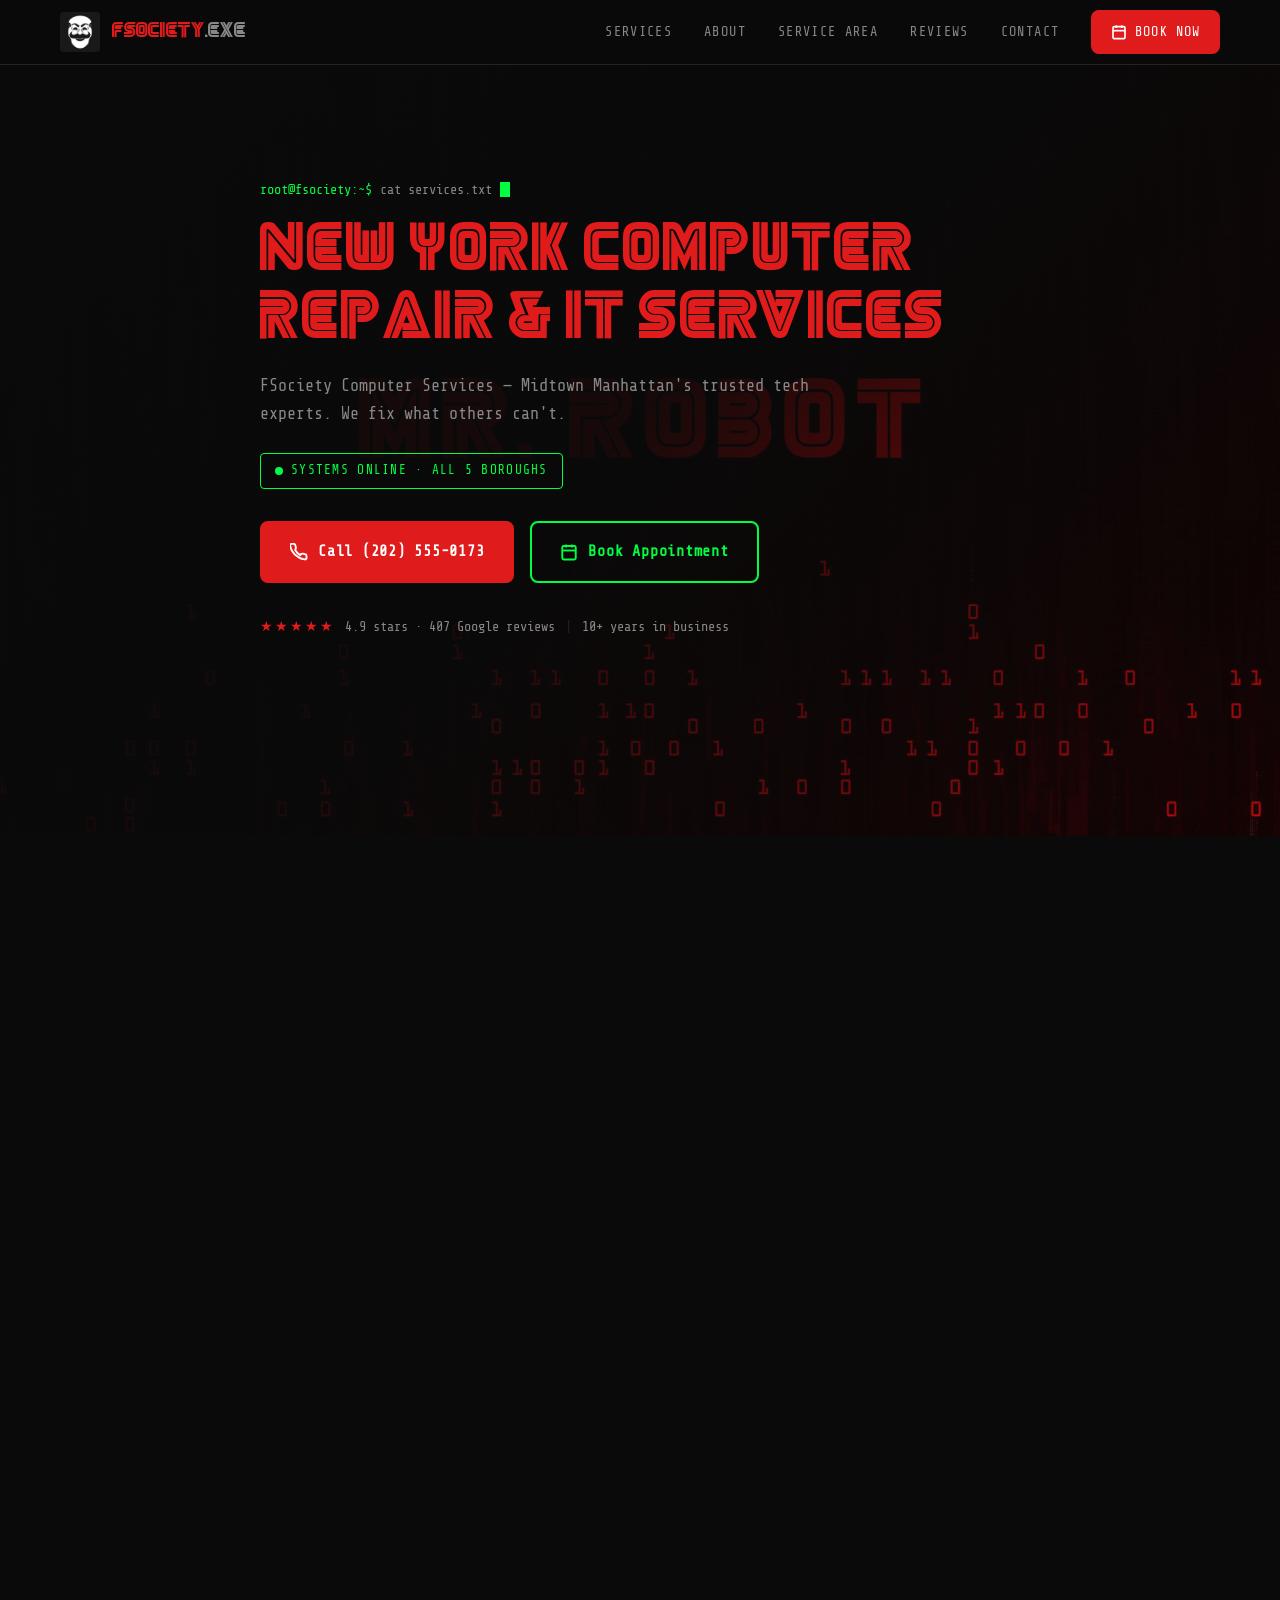
<file: index.html>
<!DOCTYPE html>
<html lang="en">
<head>
<meta charset="UTF-8">
<meta name="viewport" content="width=device-width, initial-scale=1">
<title>New York Computer Repair & IT Services | FSociety Computer Services</title>
<meta name="description" content="FSociety Computer Services offers expert PC repair, custom PC building, and IT support in New York, NY. Serving all 5 NYC boroughs since 2015. Call (202) 555-0173.">
<link rel="canonical" href="https://notplatypus.github.io/fsociety/">
<link rel="icon" href="favicon.ico">
<link rel="apple-touch-icon" href="apple-touch-icon.png">
<meta property="og:title" content="FSociety Computer Services — New York Computer Repair & IT Services">
<meta property="og:description" content="Expert PC repair, custom builds, and IT consulting in NYC. All 5 boroughs. 4.9 ★ · 407 reviews.">
<meta property="og:url" content="https://notplatypus.github.io/fsociety/">
<meta property="og:type" content="website">
<meta name="theme-color" content="#0A0A0A">

<!-- Google Fonts preconnect -->
<link rel="preconnect" href="https://fonts.googleapis.com">
<link rel="preconnect" href="https://fonts.gstatic.com" crossorigin>
<link rel="preload" as="style" href="https://fonts.googleapis.com/css2?family=Share+Tech+Mono&display=swap" onload="this.onload=null;this.rel='stylesheet'">
<noscript><link rel="stylesheet" href="https://fonts.googleapis.com/css2?family=Share+Tech+Mono&display=swap"></noscript>

<!-- Critical CSS -->
<style>
@font-face{font-family:'MrRobot';src:url('fonts/mr_robot.ttf') format('truetype');font-display:swap;font-weight:400 900;}
:root{--bg:#0A0A0A;--surface:#111111;--surface-2:#1A1A1A;--text:#FFFFFF;--text-muted:#888888;--primary:#E01B1B;--primary-dark:#B01515;--green:#00FF41;--border:#222222;--radius:8px;--font-mono:'Share Tech Mono','Courier New',monospace;--font-heading:'MrRobot','Share Tech Mono','Courier New',monospace;}
*,*::before,*::after{box-sizing:border-box;margin:0;padding:0;}
html{scroll-behavior:smooth;-webkit-overflow-scrolling:touch;}
body{background:var(--bg);color:var(--text);font-family:var(--font-mono);font-size:17px;line-height:1.7;-webkit-font-smoothing:antialiased;-moz-osx-font-smoothing:grayscale;overflow-x:hidden;}
h1,h2,h3,h4{font-family:var(--font-heading);line-height:1.2;letter-spacing:0.02em;}
h1{font-size:clamp(2rem,5vw,3.5rem);color:var(--primary);}
h2{font-size:clamp(1.6rem,3.5vw,2.4rem);color:var(--primary);}
h3{font-size:1.2rem;color:var(--text);}
a{color:inherit;text-decoration:none;}
img{display:block;max-width:100%;}
.container{max-width:1200px;margin:0 auto;padding:0 20px;}
/* HEADER */
header{position:fixed;top:0;left:0;right:0;z-index:100;background:rgba(10,10,10,0.95);border-bottom:1px solid var(--border);transition:border-color 0.3s;}
header.scrolled{border-bottom-color:var(--primary);}
.header-inner{display:flex;align-items:center;justify-content:space-between;height:64px;padding:0 20px;max-width:1200px;margin:0 auto;}
.nav-logo{display:flex;align-items:center;gap:12px;font-family:var(--font-heading);font-size:1.1rem;color:var(--primary);}
.nav-logo img{width:40px;height:40px;border-radius:4px;}
.nav-logo span{display:none;}
@media(min-width:480px){.nav-logo span{display:inline;}}
nav{display:none;}
@media(min-width:900px){nav{display:flex;align-items:center;gap:32px;}}
nav a{font-size:0.85rem;color:var(--text-muted);transition:color 0.2s;text-transform:uppercase;letter-spacing:0.1em;}
nav a:hover{color:var(--green);}
.nav-cta{display:none;}
@media(min-width:900px){.nav-cta{display:inline-flex;align-items:center;gap:8px;background:var(--primary);color:#fff;padding:10px 20px;border-radius:var(--radius);font-size:0.85rem;text-transform:uppercase;letter-spacing:0.08em;transition:background 0.2s;-webkit-tap-highlight-color:transparent;touch-action:manipulation;}}
.nav-cta:hover{background:var(--primary-dark);}
.hamburger{background:none;border:1px solid var(--border);color:var(--text);padding:8px;border-radius:4px;cursor:pointer;display:flex;align-items:center;justify-content:center;min-width:44px;min-height:44px;-webkit-tap-highlight-color:transparent;touch-action:manipulation;}
@media(min-width:900px){.hamburger{display:none;}}
.mobile-menu{display:none;position:fixed;top:64px;left:0;right:0;bottom:0;background:var(--bg);z-index:99;padding:32px 20px;border-top:1px solid var(--primary);}
.mobile-menu.open{display:flex;flex-direction:column;gap:24px;}
.mobile-menu a{font-size:1.2rem;color:var(--text);border-bottom:1px solid var(--border);padding-bottom:16px;text-transform:uppercase;letter-spacing:0.1em;}
.mobile-menu a:last-child{border-bottom:none;color:var(--primary);}
/* HERO */
.hero{position:relative;min-height:100svh;min-height:calc(100vh - 64px);display:flex;align-items:center;justify-content:center;padding:80px 20px 100px;overflow:hidden;}
.hero-bg{position:absolute;inset:0;z-index:0;}
.hero-bg img{width:100%;height:100%;object-fit:cover;object-position:center;}
.hero-overlay{position:absolute;inset:0;z-index:1;background:linear-gradient(135deg,rgba(10,10,10,0.97) 0%,rgba(10,10,10,0.92) 50%,rgba(224,27,27,0.08) 100%);}
.hero-content{position:relative;z-index:2;text-align:left;max-width:800px;width:100%;}
.terminal-line{font-size:0.85rem;color:var(--text-muted);margin-bottom:16px;display:flex;align-items:center;gap:8px;flex-wrap:wrap;}
.green{color:var(--green);}
.cursor{display:inline-block;width:10px;height:1.1em;background:var(--green);vertical-align:text-bottom;animation:blink 1s step-end infinite;}
@keyframes blink{0%,100%{opacity:1;}50%{opacity:0;}}
.hero-content h1{margin-bottom:20px;}
.hero-tagline{font-size:1.05rem;color:var(--text-muted);margin-bottom:24px;max-width:560px;}
.hero-status{margin-bottom:32px;}
.status-badge{display:inline-flex;align-items:center;gap:8px;border:1px solid var(--green);color:var(--green);padding:6px 14px;border-radius:4px;font-size:0.8rem;text-transform:uppercase;letter-spacing:0.1em;}
.status-dot{width:8px;height:8px;background:var(--green);border-radius:50%;animation:pulse 2s ease infinite;}
@keyframes pulse{0%,100%{opacity:1;transform:scale(1);}50%{opacity:0.5;transform:scale(0.8);}}
.hero-cta{display:flex;flex-wrap:wrap;gap:16px;margin-bottom:32px;}
.btn{display:inline-flex;align-items:center;gap:10px;padding:16px 28px;border-radius:var(--radius);font-family:var(--font-mono);font-size:0.95rem;font-weight:700;letter-spacing:0.05em;cursor:pointer;transition:all 0.2s;min-height:52px;-webkit-tap-highlight-color:transparent;touch-action:manipulation;border:2px solid transparent;}
.btn-primary{background:var(--primary);color:#fff;border-color:var(--primary);}
.btn-primary:hover{background:var(--primary-dark);border-color:var(--primary-dark);transform:translateY(-2px);}
.btn-outline{background:transparent;color:var(--green);border-color:var(--green);}
.btn-outline:hover{background:rgba(0,255,65,0.08);transform:translateY(-2px);}
.hero-rating{display:flex;align-items:center;gap:10px;font-size:0.85rem;color:var(--text-muted);}
.stars{color:var(--primary);letter-spacing:2px;}
</style>

<!-- Deferred non-critical CSS -->
<link rel="preload" as="style" href="style.css" onload="this.onload=null;this.rel='stylesheet'">
<noscript><link rel="stylesheet" href="style.css"></noscript>

<!-- JSON-LD Schema -->
<script type="application/ld+json">
{
  "@context": "https://schema.org",
  "@type": "LocalBusiness",
  "name": "FSociety Computer Services",
  "description": "Expert PC repair, custom PC building, IT consulting, and tech support in New York, NY. Serving all 5 NYC boroughs.",
  "telephone": "(202) 555-0173",
  "email": "mastermind407.fsociety@gmail.com",
  "url": "https://notplatypus.github.io/fsociety/",
  "address": {
    "@type": "PostalAddress",
    "streetAddress": "701 Lexington Avenue",
    "addressLocality": "New York",
    "addressRegion": "NY",
    "postalCode": "10022",
    "addressCountry": "US"
  },
  "geo": {
    "@type": "GeoCoordinates",
    "latitude": 40.7616,
    "longitude": -73.9680
  },
  "openingHoursSpecification": [
    {"@type":"OpeningHoursSpecification","dayOfWeek":["Monday","Tuesday","Wednesday","Thursday","Friday"],"opens":"09:00","closes":"19:00"}
  ],
  "aggregateRating": {
    "@type": "AggregateRating",
    "ratingValue": "4.9",
    "reviewCount": "407",
    "bestRating": "5"
  },
  "areaServed": [
    {"@type":"City","name":"Manhattan"},
    {"@type":"City","name":"Brooklyn"},
    {"@type":"City","name":"Queens"},
    {"@type":"City","name":"The Bronx"},
    {"@type":"City","name":"Staten Island"}
  ],
  "priceRange": "$$",
  "foundingDate": "2015",
  "hasMap": "https://maps.google.com/maps?q=701+Lexington+Avenue,+New+York,+NY+10022"
}
</script>
</head>
<body>

<!-- HEADER -->
<header id="header">
  <div class="header-inner">
    <a href="https://notplatypus.github.io/fsociety/" class="nav-logo" aria-label="FSociety Computer Services home">
      <img src="android-chrome-192x192.png" alt="FSociety logo" width="40" height="40">
      <span>FSociety<span style="color:var(--text-muted);">.exe</span></span>
    </a>
    <nav aria-label="Main navigation">
      <a href="#services">Services</a>
      <a href="#about">About</a>
      <a href="#area">Service Area</a>
      <a href="#reviews">Reviews</a>
      <a href="#contact">Contact</a>
      <a href="https://fsociety-backend.onrender.com/booking.html" class="nav-cta" target="_blank" rel="noopener">
        <svg width="16" height="16" viewBox="0 0 24 24" fill="none" stroke="currentColor" stroke-width="2.5" aria-hidden="true"><rect x="3" y="4" width="18" height="18" rx="2"/><line x1="16" y1="2" x2="16" y2="6"/><line x1="8" y1="2" x2="8" y2="6"/><line x1="3" y1="10" x2="21" y2="10"/></svg>
        Book Now
      </a>
    </nav>
    <button class="hamburger" id="hamburger" aria-expanded="false" aria-controls="mobile-menu" aria-label="Open menu">
      <svg width="22" height="22" viewBox="0 0 24 24" fill="none" stroke="currentColor" stroke-width="2.5" aria-hidden="true"><line x1="3" y1="6" x2="21" y2="6"/><line x1="3" y1="12" x2="21" y2="12"/><line x1="3" y1="18" x2="21" y2="18"/></svg>
    </button>
  </div>
</header>

<!-- MOBILE MENU -->
<nav class="mobile-menu" id="mobile-menu" aria-label="Mobile navigation">
  <a href="#services" class="mobile-nav-link">Services</a>
  <a href="#about" class="mobile-nav-link">About</a>
  <a href="#area" class="mobile-nav-link">Service Area</a>
  <a href="#reviews" class="mobile-nav-link">Reviews</a>
  <a href="#contact" class="mobile-nav-link">Contact</a>
  <a href="https://fsociety-backend.onrender.com/booking.html" target="_blank" rel="noopener">Book Appointment →</a>
</nav>

<!-- HERO -->
<section class="hero" id="home">
  <div class="hero-bg">
    <img src="pictures/placeholder.webp" alt="FSociety Computer Services workspace in New York" width="1920" height="1080" loading="eager" fetchpriority="high">
  </div>
  <div class="hero-overlay"></div>
  <div class="container hero-content">
    <div class="terminal-line">
      <span class="green">root@fsociety:~$</span>
      <span aria-hidden="true">cat services.txt</span>
      <span class="cursor" aria-hidden="true"></span>
    </div>
    <h1>New York Computer Repair &amp; IT Services</h1>
    <p class="hero-tagline">FSociety Computer Services — Midtown Manhattan's trusted tech experts. We fix what others can't.</p>
    <div class="hero-status">
      <div class="status-badge">
        <span class="status-dot"></span>
        SYSTEMS ONLINE · ALL 5 BOROUGHS
      </div>
    </div>
    <div class="hero-cta">
      <a href="tel:+12025550173" class="btn btn-primary">
        <svg width="18" height="18" viewBox="0 0 24 24" fill="none" stroke="currentColor" stroke-width="2.5" aria-hidden="true"><path d="M22 16.92v3a2 2 0 01-2.18 2 19.79 19.79 0 01-8.63-3.07A19.5 19.5 0 013.07 11 19.79 19.79 0 01.1 2.38a2 2 0 012-1.17h3a2 2 0 012 1.72c.13 1 .37 1.97.74 2.9a2 2 0 01-.45 2.11L6.91 9.4a16 16 0 006.69 6.69l1.38-1.38a2 2 0 012.11-.45c.93.37 1.9.61 2.9.74A2 2 0 0122 16.92z"/></svg>
        Call (202) 555-0173
      </a>
      <a href="https://fsociety-backend.onrender.com/booking.html" class="btn btn-outline" target="_blank" rel="noopener">
        <svg width="18" height="18" viewBox="0 0 24 24" fill="none" stroke="currentColor" stroke-width="2.5" aria-hidden="true"><rect x="3" y="4" width="18" height="18" rx="2"/><line x1="16" y1="2" x2="16" y2="6"/><line x1="8" y1="2" x2="8" y2="6"/><line x1="3" y1="10" x2="21" y2="10"/></svg>
        Book Appointment
      </a>
    </div>
    <div class="hero-rating">
      <span class="stars">★★★★★</span>
      <span>4.9 stars · 407 Google reviews</span>
      <span style="color:var(--border)">|</span>
      <span>10+ years in business</span>
    </div>
  </div>
</section>

<!-- SERVICES -->
<section class="services section-below-fold" id="services">
  <div class="container">
    <div class="section-header">
      <div class="terminal-line small"><span class="green">//</span> AVAILABLE_SERVICES</div>
      <h2>What We Do</h2>
      <p class="section-sub">Professional tech services for NYC homes and businesses</p>
    </div>
    <div class="services-grid">

      <div class="service-card">
        <div class="service-icon">
          <svg width="32" height="32" viewBox="0 0 24 24" fill="none" stroke="currentColor" stroke-width="1.8" aria-hidden="true"><rect x="2" y="3" width="20" height="14" rx="2"/><line x1="8" y1="21" x2="16" y2="21"/><line x1="12" y1="17" x2="12" y2="21"/><circle cx="12" cy="10" r="3"/></svg>
        </div>
        <h3>PC Repair &amp; Diagnostics</h3>
        <p>Comprehensive hardware and software diagnostics. Virus removal, data recovery, screen replacement, motherboard repair — we handle it all.</p>
        <div class="card-tag"><span class="green">$</span> Free initial diagnostic</div>
      </div>

      <div class="service-card">
        <div class="service-icon">
          <svg width="32" height="32" viewBox="0 0 24 24" fill="none" stroke="currentColor" stroke-width="1.8" aria-hidden="true"><rect x="4" y="2" width="16" height="20" rx="2"/><line x1="8" y1="7" x2="16" y2="7"/><line x1="8" y1="11" x2="16" y2="11"/><line x1="8" y1="15" x2="12" y2="15"/></svg>
        </div>
        <h3>Custom PC Building</h3>
        <p>Gaming rigs, workstations, home servers. We source, build, and configure your dream machine from scratch — optimized for your budget and needs.</p>
        <div class="card-tag"><span class="green">$</span> Free build consultation</div>
      </div>

      <div class="service-card">
        <div class="service-icon">
          <svg width="32" height="32" viewBox="0 0 24 24" fill="none" stroke="currentColor" stroke-width="1.8" aria-hidden="true"><path d="M17 21v-2a4 4 0 00-4-4H5a4 4 0 00-4 4v2"/><circle cx="9" cy="7" r="4"/><path d="M23 21v-2a4 4 0 00-3-3.87"/><path d="M16 3.13a4 4 0 010 7.75"/></svg>
        </div>
        <h3>One-on-One Tech Training</h3>
        <p>Learn at your own pace. We teach you to use your devices confidently — from basic computer skills to advanced software, for all ages.</p>
        <div class="card-tag"><span class="green">$</span> Patient, jargon-free sessions</div>
      </div>

      <div class="service-card">
        <div class="service-icon">
          <svg width="32" height="32" viewBox="0 0 24 24" fill="none" stroke="currentColor" stroke-width="1.8" aria-hidden="true"><circle cx="12" cy="12" r="3"/><circle cx="4" cy="6" r="2"/><circle cx="20" cy="6" r="2"/><circle cx="4" cy="18" r="2"/><circle cx="20" cy="18" r="2"/><line x1="6" y1="6" x2="10" y2="11"/><line x1="18" y1="6" x2="14" y2="11"/><line x1="6" y1="18" x2="10" y2="13"/><line x1="18" y1="18" x2="14" y2="13"/></svg>
        </div>
        <h3>IT Consulting</h3>
        <p>Strategic tech guidance for small businesses. Network setup, cybersecurity audits, cloud migration, and infrastructure planning tailored to your scale.</p>
        <div class="card-tag"><span class="green">$</span> First hour free</div>
      </div>

      <div class="service-card">
        <div class="service-icon">
          <svg width="32" height="32" viewBox="0 0 24 24" fill="none" stroke="currentColor" stroke-width="1.8" aria-hidden="true"><path d="M3 9l9-7 9 7v11a2 2 0 01-2 2H5a2 2 0 01-2-2z"/><polyline points="9 22 9 12 15 12 15 22"/></svg>
        </div>
        <h3>Home &amp; Office Tech Support</h3>
        <p>On-site visits across all 5 boroughs. WiFi setup, smart home devices, printer troubleshooting, office IT support — we come to you.</p>
        <div class="card-tag"><span class="green">$</span> In-store &amp; on-site available</div>
      </div>

    </div>
    <div style="text-align:center;margin-top:48px;">
      <a href="https://fsociety-backend.onrender.com/booking.html" class="btn btn-primary" target="_blank" rel="noopener">Schedule a Service</a>
    </div>
  </div>
</section>

<!-- ABOUT -->
<section class="about section-below-fold" id="about">
  <div class="container">
    <div class="about-grid">
      <div class="about-image">
        <img src="pictures/placeholder.webp" alt="FSociety Computer Services team at work in New York" width="600" height="450" loading="lazy">
        <div class="about-image-overlay"></div>
      </div>
      <div class="about-content">
        <div class="terminal-line small"><span class="green">//</span> ABOUT_US</div>
        <h2>Trusted Since 2015</h2>
        <p>FSociety Computer Services has been New York City's go-to tech repair shop for over a decade. Based in Midtown Manhattan, we combine deep technical expertise with a no-nonsense, transparent approach.</p>
        <p>No upselling. No unnecessary repairs. Just honest, fast solutions — whether you walk in or we come to you.</p>
        <div class="stats-grid">
          <div class="stat">
            <span class="stat-number">10+</span>
            <span class="stat-label">Years in Business</span>
          </div>
          <div class="stat">
            <span class="stat-number">407</span>
            <span class="stat-label">Verified Reviews</span>
          </div>
          <div class="stat">
            <span class="stat-number">4.9★</span>
            <span class="stat-label">Google Rating</span>
          </div>
          <div class="stat">
            <span class="stat-number">5</span>
            <span class="stat-label">NYC Boroughs</span>
          </div>
        </div>
        <a href="tel:+12025550173" class="btn btn-primary" style="margin-top:8px;">
          <svg width="18" height="18" viewBox="0 0 24 24" fill="none" stroke="currentColor" stroke-width="2.5" aria-hidden="true"><path d="M22 16.92v3a2 2 0 01-2.18 2 19.79 19.79 0 01-8.63-3.07A19.5 19.5 0 013.07 11 19.79 19.79 0 01.1 2.38a2 2 0 012-1.17h3a2 2 0 012 1.72c.13 1 .37 1.97.74 2.9a2 2 0 01-.45 2.11L6.91 9.4a16 16 0 006.69 6.69l1.38-1.38a2 2 0 012.11-.45c.93.37 1.9.61 2.9.74A2 2 0 0122 16.92z"/></svg>
          Call Us Now
        </a>
      </div>
    </div>
  </div>
</section>

<!-- SERVICE AREA -->
<section class="area section-below-fold" id="area">
  <div class="container">
    <div class="section-header">
      <div class="terminal-line small"><span class="green">//</span> SERVICE_AREA</div>
      <h2>We Come to You</h2>
      <p class="section-sub">In-store at 701 Lexington Avenue, or on-site anywhere in NYC</p>
    </div>
    <div class="area-grid">
      <div class="boroughs">
        <div class="borough-item">
          <span class="green">&gt;</span>
          <span>Manhattan</span>
          <span class="borough-tag">HQ + On-Site</span>
        </div>
        <div class="borough-item">
          <span class="green">&gt;</span>
          <span>Brooklyn</span>
          <span class="borough-tag">On-Site</span>
        </div>
        <div class="borough-item">
          <span class="green">&gt;</span>
          <span>Queens</span>
          <span class="borough-tag">On-Site</span>
        </div>
        <div class="borough-item">
          <span class="green">&gt;</span>
          <span>The Bronx</span>
          <span class="borough-tag">On-Site</span>
        </div>
        <div class="borough-item">
          <span class="green">&gt;</span>
          <span>Staten Island</span>
          <span class="borough-tag">On-Site</span>
        </div>
        <div class="area-info">
          <div class="info-row">
            <svg width="16" height="16" viewBox="0 0 24 24" fill="none" stroke="var(--green)" stroke-width="2" aria-hidden="true"><circle cx="12" cy="12" r="10"/><polyline points="12 6 12 12 16 14"/></svg>
            <span>Mon–Fri &nbsp;9:00 AM – 7:00 PM</span>
          </div>
          <div class="info-row">
            <svg width="16" height="16" viewBox="0 0 24 24" fill="none" stroke="var(--green)" stroke-width="2" aria-hidden="true"><path d="M21 10c0 7-9 13-9 13s-9-6-9-13a9 9 0 0118 0z"/><circle cx="12" cy="10" r="3"/></svg>
            <span>701 Lexington Avenue, NY 10022</span>
          </div>
        </div>
      </div>
      <div class="map-wrap">
        <div style="height:400px;overflow:hidden;border-radius:var(--radius);border:1px solid var(--border);">
          <iframe
            title="FSociety Computer Services location map"
            src="https://maps.google.com/maps?q=701+Lexington+Avenue,+New+York,+NY+10022&output=embed"
            style="width:100%;height:100%;border:0;"
            loading="lazy"
            referrerpolicy="no-referrer-when-downgrade"
            aria-label="Google Maps location of FSociety Computer Services">
          </iframe>
        </div>
      </div>
    </div>
  </div>
</section>

<!-- REVIEWS -->
<section class="reviews section-below-fold" id="reviews">
  <div class="container">
    <div class="section-header">
      <div class="terminal-line small"><span class="green">//</span> CLIENT_REVIEWS</div>
      <h2>What Clients Say</h2>
      <div class="rating-badge">
        <span class="stars big">★★★★★</span>
        <span class="rating-num">4.9</span>
        <span class="rating-count">/ 407 Google reviews</span>
      </div>
    </div>
    <div class="reviews-grid">
      <div class="review-card">
        <div class="review-stars">★★★★★</div>
        <p>"Brought in my laptop with a dead drive and data I thought was gone forever. They recovered everything within 24 hours. Absolutely incredible service."</p>
        <div class="reviewer">
          <span class="reviewer-name">Alex M.</span>
          <span class="reviewer-loc">Manhattan</span>
        </div>
      </div>
      <div class="review-card">
        <div class="review-stars">★★★★★</div>
        <p>"Had them build a custom PC for video editing. Stayed within budget, explained every component choice, and it flies. Best $1200 I've ever spent."</p>
        <div class="reviewer">
          <span class="reviewer-name">Priya S.</span>
          <span class="reviewer-loc">Brooklyn</span>
        </div>
      </div>
      <div class="review-card">
        <div class="review-stars">★★★★★</div>
        <p>"Our whole office network was a mess. They came in, audited everything, and had us running smoothly in one afternoon. Worth every penny for the consulting."</p>
        <div class="reviewer">
          <span class="reviewer-name">Marcus T.</span>
          <span class="reviewer-loc">Queens</span>
        </div>
      </div>
    </div>
    <div style="text-align:center;margin-top:40px;">
      <a href="https://www.youtube.com/watch?v=dQw4w9WgXcQ" target="_blank" rel="noopener" class="btn btn-outline">
        Read All 407 Reviews →
      </a>
    </div>
  </div>
</section>

<!-- CONTACT -->
<section class="contact section-below-fold" id="contact">
  <div class="container">
    <div class="contact-grid">
      <div class="contact-info">
        <div class="terminal-line small"><span class="green">//</span> CONTACT</div>
        <h2>Get in Touch</h2>
        <div class="contact-item">
          <svg width="20" height="20" viewBox="0 0 24 24" fill="none" stroke="var(--primary)" stroke-width="2" aria-hidden="true"><path d="M22 16.92v3a2 2 0 01-2.18 2 19.79 19.79 0 01-8.63-3.07A19.5 19.5 0 013.07 11 19.79 19.79 0 01.1 2.38a2 2 0 012-1.17h3a2 2 0 012 1.72c.13 1 .37 1.97.74 2.9a2 2 0 01-.45 2.11L6.91 9.4a16 16 0 006.69 6.69l1.38-1.38a2 2 0 012.11-.45c.93.37 1.9.61 2.9.74A2 2 0 0122 16.92z"/></svg>
          <div>
            <div class="contact-label">Phone</div>
            <a href="tel:+12025550173" class="contact-value">(202) 555-0173</a>
          </div>
        </div>
        <div class="contact-item">
          <svg width="20" height="20" viewBox="0 0 24 24" fill="none" stroke="var(--primary)" stroke-width="2" aria-hidden="true"><path d="M4 4h16c1.1 0 2 .9 2 2v12c0 1.1-.9 2-2 2H4c-1.1 0-2-.9-2-2V6c0-1.1.9-2 2-2z"/><polyline points="22,6 12,13 2,6"/></svg>
          <div>
            <div class="contact-label">Email</div>
            <a href="mailto:mastermind407.fsociety@gmail.com" class="contact-value">mastermind407.fsociety@gmail.com</a>
          </div>
        </div>
        <div class="contact-item">
          <svg width="20" height="20" viewBox="0 0 24 24" fill="none" stroke="var(--primary)" stroke-width="2" aria-hidden="true"><path d="M21 10c0 7-9 13-9 13s-9-6-9-13a9 9 0 0118 0z"/><circle cx="12" cy="10" r="3"/></svg>
          <div>
            <div class="contact-label">Address</div>
            <span class="contact-value">701 Lexington Avenue<br>New York, NY 10022</span>
          </div>
        </div>
        <div class="contact-item">
          <svg width="20" height="20" viewBox="0 0 24 24" fill="none" stroke="var(--primary)" stroke-width="2" aria-hidden="true"><circle cx="12" cy="12" r="10"/><polyline points="12 6 12 12 16 14"/></svg>
          <div>
            <div class="contact-label">Hours</div>
            <span class="contact-value">Monday–Friday<br>9:00 AM – 7:00 PM</span>
          </div>
        </div>
      </div>
      <div class="contact-form-wrap">
        <div class="terminal-line small"><span class="green">//</span> SEND_MESSAGE</div>
        <form class="contact-form" id="contact-form" novalidate>
          <div class="form-group">
            <label for="c-name">Name</label>
            <input type="text" id="c-name" name="name" placeholder="John Doe" autocomplete="name" required minlength="2">
          </div>
          <div class="form-group">
            <label for="c-email">Email</label>
            <input type="email" id="c-email" name="email" placeholder="you@example.com" autocomplete="email" required>
          </div>
          <div class="form-group">
            <label for="c-msg">Message</label>
            <textarea id="c-msg" name="message" placeholder="Describe your issue or question..." rows="4" required minlength="10"></textarea>
          </div>
          <button type="submit" class="btn btn-primary" style="width:100%;justify-content:center;">
            Send Message
          </button>
          <div class="form-status" id="form-status" role="alert" aria-live="polite"></div>
        </form>
      </div>
    </div>
  </div>
</section>

<!-- BOOKING CTA BANNER -->
<section class="cta-banner section-below-fold">
  <div class="container cta-inner">
    <div class="cta-text">
      <div class="terminal-line small" style="margin-bottom:12px;"><span class="green">root@fsociety:~$</span> <span>./schedule_appointment.sh</span></div>
      <h2>Ready to Get It Fixed?</h2>
      <p>Book your appointment online. Available Mon–Fri, 9 AM – 7 PM. 24-hour advance booking required.</p>
    </div>
    <div class="cta-actions">
      <a href="https://fsociety-backend.onrender.com/booking.html" class="btn btn-primary" target="_blank" rel="noopener">
        <svg width="18" height="18" viewBox="0 0 24 24" fill="none" stroke="currentColor" stroke-width="2.5" aria-hidden="true"><rect x="3" y="4" width="18" height="18" rx="2"/><line x1="16" y1="2" x2="16" y2="6"/><line x1="8" y1="2" x2="8" y2="6"/><line x1="3" y1="10" x2="21" y2="10"/></svg>
        Book Appointment
      </a>
      <a href="tel:+12025550173" class="btn btn-outline">Call to Talk First</a>
    </div>
  </div>
</section>

<!-- FOOTER -->
<footer>
  <div class="container footer-inner">
    <div class="footer-col">
      <div class="footer-logo">FSociety<span style="color:var(--primary);">.exe</span></div>
      <p>New York's trusted computer repair &amp; IT services shop. Serving all 5 boroughs since 2015.</p>
    </div>
    <div class="footer-col">
      <h4>Services</h4>
      <ul>
        <li>PC Repair &amp; Diagnostics</li>
        <li>Custom PC Building</li>
        <li>One-on-One Tech Training</li>
        <li>IT Consulting</li>
        <li>Home &amp; Office Tech Support</li>
      </ul>
    </div>
    <div class="footer-col">
      <h4>Contact</h4>
      <ul>
        <li><a href="tel:+12025550173">(202) 555-0173</a></li>
        <li><a href="mailto:mastermind407.fsociety@gmail.com">mastermind407.fsociety@gmail.com</a></li>
        <li>701 Lexington Avenue<br>New York, NY 10022</li>
        <li>Mon–Fri 9:00 AM – 7:00 PM</li>
      </ul>
    </div>
    <div class="footer-col">
      <h4>Company</h4>
      <ul>
        <li><a href="https://fsociety-backend.onrender.com/booking.html" target="_blank" rel="noopener">Book Appointment</a></li>
        <li><a href="#reviews">Reviews</a></li>
        <li><a href="privacy-policy.html">Privacy Policy</a></li>
      </ul>
    </div>
  </div>
  <div class="footer-bottom">
    <div class="container">
      <span>© 2026 FSociety Computer Services · New York, NY 10022</span>
      <a href="privacy-policy.html">Privacy Policy</a>
    </div>
  </div>
</footer>

<!-- MOBILE STICKY CTA BAR -->
<div class="mobile-cta-bar" role="complementary" aria-label="Quick contact">
  <a href="tel:+12025550173" class="mobile-cta-btn mobile-cta-call">
    <svg width="18" height="18" viewBox="0 0 24 24" fill="none" stroke="currentColor" stroke-width="2.5" aria-hidden="true"><path d="M22 16.92v3a2 2 0 01-2.18 2 19.79 19.79 0 01-8.63-3.07A19.5 19.5 0 013.07 11 19.79 19.79 0 01.1 2.38a2 2 0 012-1.17h3a2 2 0 012 1.72c.13 1 .37 1.97.74 2.9a2 2 0 01-.45 2.11L6.91 9.4a16 16 0 006.69 6.69l1.38-1.38a2 2 0 012.11-.45c.93.37 1.9.61 2.9.74A2 2 0 0122 16.92z"/></svg>
    Call Now
  </a>
  <a href="https://fsociety-backend.onrender.com/booking.html" class="mobile-cta-btn mobile-cta-book" target="_blank" rel="noopener">
    <svg width="18" height="18" viewBox="0 0 24 24" fill="none" stroke="currentColor" stroke-width="2.5" aria-hidden="true"><rect x="3" y="4" width="18" height="18" rx="2"/><line x1="16" y1="2" x2="16" y2="6"/><line x1="8" y1="2" x2="8" y2="6"/><line x1="3" y1="10" x2="21" y2="10"/></svg>
    Book Online
  </a>
</div>

<script src="script.js" defer></script>
</body>
</html>
</file>
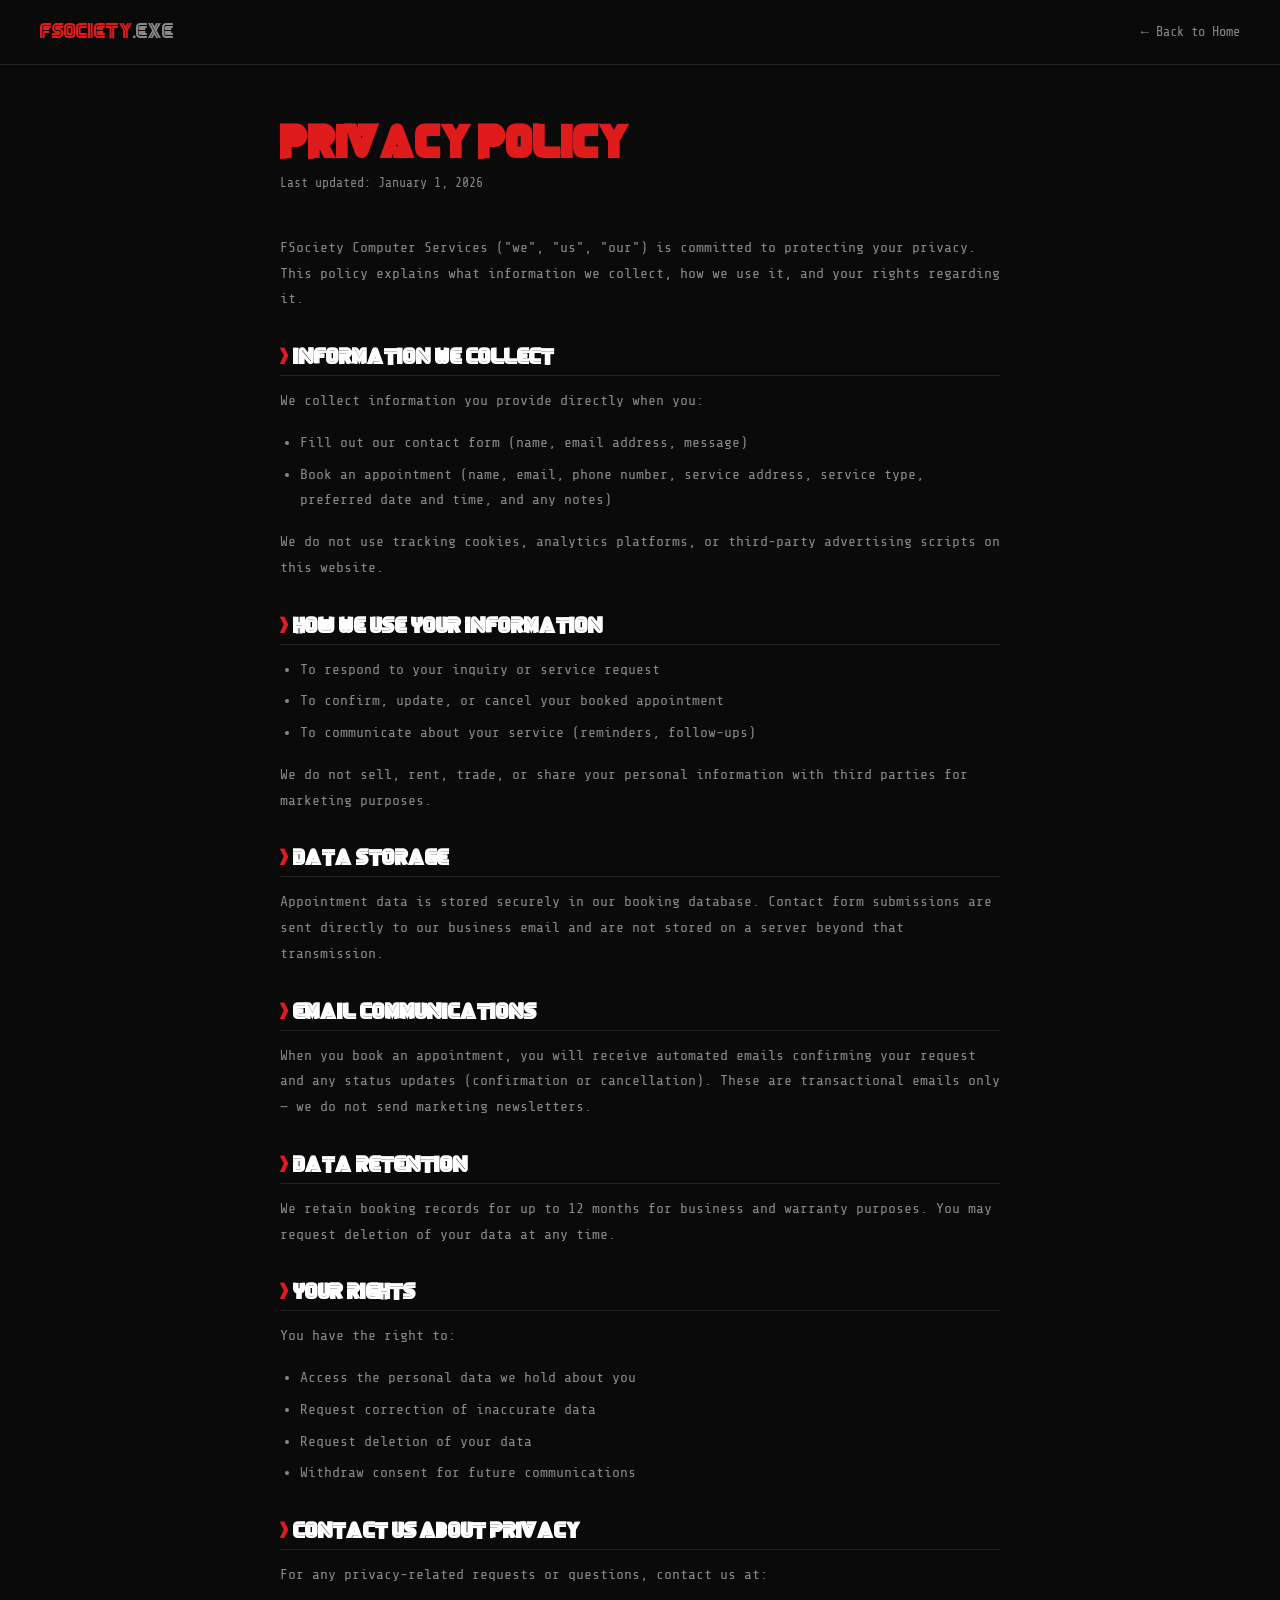
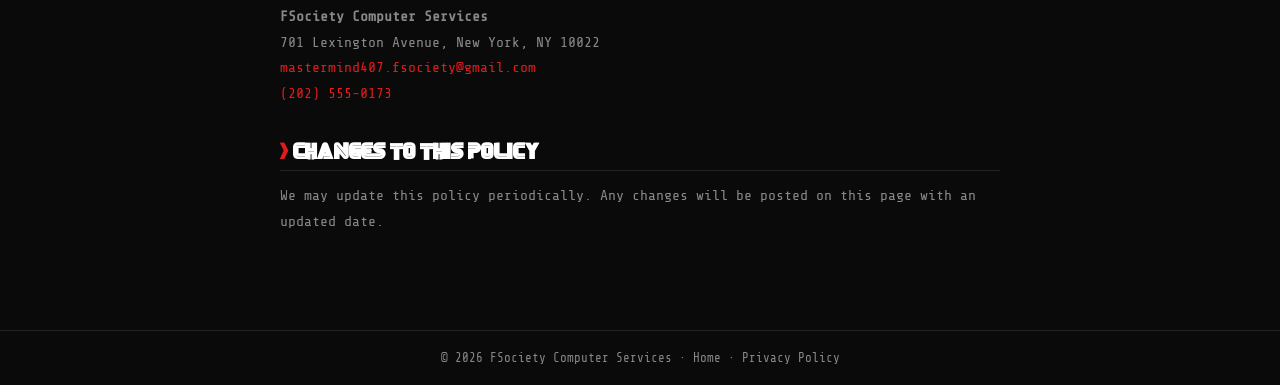
<file: privacy-policy.html>
<!DOCTYPE html>
<html lang="en">
<head>
<meta charset="UTF-8">
<meta name="viewport" content="width=device-width, initial-scale=1">
<title>Privacy Policy | FSociety Computer Services</title>
<meta name="description" content="Privacy Policy for FSociety Computer Services, New York, NY.">
<link rel="canonical" href="https://notplatypus.github.io/fsociety/privacy-policy.html">
<link rel="icon" href="favicon.ico">
<style>
@font-face{font-family:'MrRobot';src:url('fonts/mr_robot.ttf') format('truetype');font-display:swap;}
*,*::before,*::after{box-sizing:border-box;margin:0;padding:0;}
:root{--bg:#0A0A0A;--surface:#111111;--text:#FFFFFF;--text-muted:#888888;--primary:#E01B1B;--green:#00FF41;--border:#222222;--font-mono:'Share Tech Mono','Courier New',monospace;--font-heading:'MrRobot','Share Tech Mono','Courier New',monospace;}
body{background:var(--bg);color:var(--text);font-family:var(--font-mono);-webkit-font-smoothing:antialiased;}
header{border-bottom:1px solid var(--border);padding:0 20px;position:sticky;top:0;background:rgba(10,10,10,0.95);z-index:10;}
.header-inner{max-width:1200px;margin:0 auto;display:flex;align-items:center;justify-content:space-between;height:64px;}
.nav-logo{font-family:var(--font-heading);font-size:1.1rem;color:var(--primary);text-decoration:none;}
header a:not(.nav-logo){color:var(--text-muted);font-size:0.85rem;text-decoration:none;}
header a:hover{color:var(--green);}
main{max-width:760px;margin:0 auto;padding:60px 20px 80px;}
h1{font-family:var(--font-heading);font-size:clamp(1.8rem,4vw,2.4rem);color:var(--primary);margin-bottom:8px;}
.updated{color:var(--text-muted);font-size:0.82rem;margin-bottom:40px;}
.green{color:var(--green);}
h2{font-family:var(--font-heading);font-size:1.15rem;color:var(--text);margin:36px 0 12px;padding-bottom:8px;border-bottom:1px solid var(--border);}
h2::before{content:'> ';color:var(--primary);}
p,ul{color:var(--text-muted);line-height:1.75;font-size:0.92rem;margin-bottom:16px;}
ul{padding-left:20px;}
ul li{margin-bottom:6px;}
a{color:var(--primary);text-decoration:none;}
a:hover{text-decoration:underline;}
footer{border-top:1px solid var(--border);padding:20px;text-align:center;font-size:0.78rem;color:var(--text-muted);}
footer a{color:var(--text-muted);}
footer a:hover{color:var(--primary);}
</style>
<link rel="preconnect" href="https://fonts.googleapis.com">
<link rel="preload" as="style" href="https://fonts.googleapis.com/css2?family=Share+Tech+Mono&display=swap" onload="this.onload=null;this.rel='stylesheet'">
<noscript><link rel="stylesheet" href="https://fonts.googleapis.com/css2?family=Share+Tech+Mono&display=swap"></noscript>
</head>
<body>
<header>
  <div class="header-inner">
    <a href="https://notplatypus.github.io/fsociety/" class="nav-logo">FSociety<span style="color:#888;">.exe</span></a>
    <a href="https://notplatypus.github.io/fsociety/">← Back to Home</a>
  </div>
</header>
<main>
  <h1>Privacy Policy</h1>
  <p class="updated">Last updated: January 1, 2026</p>

  <p>FSociety Computer Services ("we", "us", "our") is committed to protecting your privacy. This policy explains what information we collect, how we use it, and your rights regarding it.</p>

  <h2>Information We Collect</h2>
  <p>We collect information you provide directly when you:</p>
  <ul>
    <li>Fill out our contact form (name, email address, message)</li>
    <li>Book an appointment (name, email, phone number, service address, service type, preferred date and time, and any notes)</li>
  </ul>
  <p>We do not use tracking cookies, analytics platforms, or third-party advertising scripts on this website.</p>

  <h2>How We Use Your Information</h2>
  <ul>
    <li>To respond to your inquiry or service request</li>
    <li>To confirm, update, or cancel your booked appointment</li>
    <li>To communicate about your service (reminders, follow-ups)</li>
  </ul>
  <p>We do not sell, rent, trade, or share your personal information with third parties for marketing purposes.</p>

  <h2>Data Storage</h2>
  <p>Appointment data is stored securely in our booking database. Contact form submissions are sent directly to our business email and are not stored on a server beyond that transmission.</p>

  <h2>Email Communications</h2>
  <p>When you book an appointment, you will receive automated emails confirming your request and any status updates (confirmation or cancellation). These are transactional emails only — we do not send marketing newsletters.</p>

  <h2>Data Retention</h2>
  <p>We retain booking records for up to 12 months for business and warranty purposes. You may request deletion of your data at any time.</p>

  <h2>Your Rights</h2>
  <p>You have the right to:</p>
  <ul>
    <li>Access the personal data we hold about you</li>
    <li>Request correction of inaccurate data</li>
    <li>Request deletion of your data</li>
    <li>Withdraw consent for future communications</li>
  </ul>

  <h2>Contact Us About Privacy</h2>
  <p>For any privacy-related requests or questions, contact us at:</p>
  <p>
    <strong>FSociety Computer Services</strong><br>
    701 Lexington Avenue, New York, NY 10022<br>
    <a href="mailto:mastermind407.fsociety@gmail.com">mastermind407.fsociety@gmail.com</a><br>
    <a href="tel:+12025550173">(202) 555-0173</a>
  </p>

  <h2>Changes to This Policy</h2>
  <p>We may update this policy periodically. Any changes will be posted on this page with an updated date.</p>
</main>
<footer>
  © 2026 FSociety Computer Services · <a href="https://notplatypus.github.io/fsociety/">Home</a> · <a href="privacy-policy.html">Privacy Policy</a>
</footer>
</body>
</html>
</file>
<file: style.css>
/* FSociety Computer Services — style.css */
/* Non-critical styles loaded deferred */

/* SECTION DEFAULTS */
section { padding: 80px 20px; }
@media (min-width: 1024px) { section { padding: 96px 48px; } }
.section-below-fold { content-visibility: auto; contain-intrinsic-size: 0 600px; }

.section-header {
  text-align: center;
  margin-bottom: 56px;
}
.section-header h2 { margin-bottom: 12px; }
.section-sub {
  color: var(--text-muted);
  font-size: 1rem;
  max-width: 520px;
  margin: 0 auto;
}
.terminal-line.small { font-size: 0.78rem; margin-bottom: 10px; }
.section-header .terminal-line.small { justify-content: center; }

/* SERVICES */
.services { background: var(--bg); }
.services-grid {
  display: grid;
  grid-template-columns: 1fr;
  gap: 20px;
}
@media (min-width: 640px) { .services-grid { grid-template-columns: 1fr 1fr; } }
@media (min-width: 1024px) { .services-grid { grid-template-columns: repeat(3, 1fr); } }

.service-card {
  background: var(--surface);
  border: 1px solid var(--border);
  border-radius: var(--radius);
  padding: 32px 28px;
  transition: border-color 0.3s, transform 0.3s, box-shadow 0.3s;
  position: relative;
  overflow: hidden;
}
.service-card::before {
  content: '';
  position: absolute;
  top: 0; left: 0; right: 0;
  height: 3px;
  background: var(--primary);
  transform: scaleX(0);
  transition: transform 0.3s;
  transform-origin: left;
}
.service-card:hover {
  border-color: var(--primary);
  transform: translateY(-4px);
  box-shadow: 0 16px 40px rgba(224, 27, 27, 0.12);
}
.service-card:hover::before { transform: scaleX(1); }
@media (prefers-reduced-motion: reduce) {
  .service-card { transition: none; }
  .service-card:hover { transform: none; }
  .service-card::before { transition: none; }
}

.service-icon {
  width: 56px;
  height: 56px;
  background: rgba(224, 27, 27, 0.08);
  border: 1px solid rgba(224, 27, 27, 0.2);
  border-radius: 10px;
  display: flex;
  align-items: center;
  justify-content: center;
  margin-bottom: 20px;
  color: var(--primary);
  will-change: transform;
}
.service-card:hover .service-icon {
  background: rgba(224, 27, 27, 0.15);
  animation: glitch-icon 0.4s ease;
}
@keyframes glitch-icon {
  0%  { transform: translate(0, 0); }
  20% { transform: translate(-2px, 1px); }
  40% { transform: translate(2px, -1px); }
  60% { transform: translate(-1px, 2px); }
  80% { transform: translate(1px, -1px); }
  100%{ transform: translate(0, 0); }
}
@media (prefers-reduced-motion: reduce) {
  .service-card:hover .service-icon { animation: none; }
}

.service-card h3 {
  font-size: 1.05rem;
  margin-bottom: 12px;
  color: var(--text);
  font-family: var(--font-heading);
}
.service-card p {
  color: var(--text-muted);
  font-size: 0.9rem;
  line-height: 1.7;
  margin-bottom: 16px;
}
.card-tag {
  font-size: 0.78rem;
  color: var(--text-muted);
  border-top: 1px solid var(--border);
  padding-top: 14px;
}
.card-tag .green { margin-right: 4px; }

/* ABOUT */
.about { background: var(--surface); }
.about-grid {
  display: grid;
  grid-template-columns: 1fr;
  gap: 48px;
  align-items: center;
}
@media (min-width: 900px) { .about-grid { grid-template-columns: 1fr 1fr; gap: 64px; } }

.about-image {
  position: relative;
  border-radius: var(--radius);
  overflow: hidden;
  border: 1px solid var(--border);
}
.about-image img { width: 100%; height: 100%; object-fit: cover; display: block; }
.about-image-overlay {
  position: absolute; inset: 0;
  background: linear-gradient(135deg, rgba(224, 27, 27, 0.06) 0%, transparent 60%);
}

.about-content .terminal-line.small { margin-bottom: 10px; }
.about-content h2 { margin-bottom: 16px; }
.about-content p {
  color: var(--text-muted);
  margin-bottom: 16px;
  line-height: 1.75;
}

.stats-grid {
  display: grid;
  grid-template-columns: 1fr 1fr;
  gap: 16px;
  margin: 32px 0;
}
.stat {
  background: var(--surface-2);
  border: 1px solid var(--border);
  border-radius: var(--radius);
  padding: 20px;
  display: flex;
  flex-direction: column;
  gap: 4px;
  transition: border-color 0.2s;
}
.stat:hover { border-color: var(--primary); }
.stat-number {
  font-family: var(--font-heading);
  font-size: 1.8rem;
  color: var(--primary);
  line-height: 1;
}
.stat-label {
  font-size: 0.78rem;
  color: var(--text-muted);
  text-transform: uppercase;
  letter-spacing: 0.08em;
}

/* SERVICE AREA */
.area { background: var(--bg); }
.area-grid {
  display: grid;
  grid-template-columns: 1fr;
  gap: 40px;
  align-items: start;
}
@media (min-width: 900px) { .area-grid { grid-template-columns: 1fr 1fr; gap: 56px; } }

.boroughs { display: flex; flex-direction: column; gap: 12px; }
.borough-item {
  display: flex;
  align-items: center;
  gap: 14px;
  padding: 14px 20px;
  background: var(--surface);
  border: 1px solid var(--border);
  border-radius: var(--radius);
  font-size: 0.95rem;
  transition: border-color 0.2s, background 0.2s;
}
.borough-item:hover {
  border-color: var(--green);
  background: rgba(0, 255, 65, 0.03);
}
.borough-item > span:first-child {
  font-size: 1.1rem;
  font-weight: 700;
  width: 16px;
}
.borough-item > span:nth-child(2) { flex: 1; }
.borough-tag {
  font-size: 0.72rem;
  color: var(--green);
  border: 1px solid var(--green);
  padding: 2px 8px;
  border-radius: 4px;
  text-transform: uppercase;
  letter-spacing: 0.08em;
  opacity: 0.8;
}

.area-info {
  margin-top: 24px;
  display: flex;
  flex-direction: column;
  gap: 12px;
  padding: 20px;
  background: var(--surface);
  border: 1px solid var(--border);
  border-radius: var(--radius);
  border-left: 3px solid var(--primary);
}
.info-row {
  display: flex;
  align-items: center;
  gap: 10px;
  font-size: 0.88rem;
  color: var(--text-muted);
}

/* REVIEWS */
.reviews { background: var(--surface); }
.rating-badge {
  display: flex;
  align-items: center;
  justify-content: center;
  gap: 10px;
  margin-top: 8px;
}
.stars.big { font-size: 1.4rem; color: var(--primary); }
.rating-num {
  font-family: var(--font-heading);
  font-size: 2rem;
  color: var(--primary);
}
.rating-count { color: var(--text-muted); font-size: 0.9rem; }

.reviews-grid {
  display: grid;
  grid-template-columns: 1fr;
  gap: 20px;
}
@media (min-width: 640px) { .reviews-grid { grid-template-columns: 1fr 1fr; } }
@media (min-width: 1024px) { .reviews-grid { grid-template-columns: repeat(3, 1fr); } }

.review-card {
  background: var(--surface-2);
  border: 1px solid var(--border);
  border-radius: var(--radius);
  padding: 28px;
  position: relative;
  transition: border-color 0.2s, transform 0.2s;
}
.review-card:hover {
  border-color: var(--primary);
  transform: translateY(-2px);
}
@media (prefers-reduced-motion: reduce) { .review-card:hover { transform: none; } }

.review-stars { color: var(--primary); letter-spacing: 2px; margin-bottom: 14px; font-size: 1rem; }
.review-card p {
  color: var(--text-muted);
  font-size: 0.88rem;
  line-height: 1.75;
  font-style: italic;
  margin-bottom: 20px;
}
.reviewer {
  display: flex;
  align-items: center;
  justify-content: space-between;
  border-top: 1px solid var(--border);
  padding-top: 14px;
}
.reviewer-name { font-weight: 700; font-size: 0.88rem; color: var(--text); }
.reviewer-loc { font-size: 0.78rem; color: var(--text-muted); }

/* CONTACT */
.contact { background: var(--bg); }
.contact-grid {
  display: grid;
  grid-template-columns: 1fr;
  gap: 48px;
}
@media (min-width: 900px) { .contact-grid { grid-template-columns: 1fr 1fr; gap: 64px; align-items: start; } }

.contact-info h2 { margin-bottom: 28px; }
.contact-item {
  display: flex;
  align-items: flex-start;
  gap: 16px;
  margin-bottom: 24px;
  padding-bottom: 24px;
  border-bottom: 1px solid var(--border);
}
.contact-item:last-child { border-bottom: none; }
.contact-item svg { flex-shrink: 0; margin-top: 2px; }
.contact-label { font-size: 0.75rem; color: var(--text-muted); text-transform: uppercase; letter-spacing: 0.1em; margin-bottom: 4px; }
.contact-value { font-size: 0.95rem; color: var(--text); line-height: 1.5; }
a.contact-value:hover { color: var(--primary); }

.contact-form-wrap { }
.contact-form { display: flex; flex-direction: column; gap: 16px; }
.form-group { display: flex; flex-direction: column; gap: 6px; }
.form-group label { font-size: 0.78rem; text-transform: uppercase; letter-spacing: 0.1em; color: var(--text-muted); }
.form-group input,
.form-group textarea {
  background: var(--surface);
  border: 1px solid var(--border);
  border-radius: var(--radius);
  color: var(--text);
  font-family: var(--font-mono);
  font-size: 16px;
  padding: 14px 16px;
  min-height: 48px;
  transition: border-color 0.2s;
  resize: vertical;
}
.form-group input:focus,
.form-group textarea:focus {
  outline: none;
  border-color: var(--green);
  background: rgba(0, 255, 65, 0.02);
}
.form-group input::placeholder,
.form-group textarea::placeholder { color: var(--text-muted); }
.form-group textarea { min-height: 120px; }

.form-status {
  font-size: 0.85rem;
  padding: 10px 14px;
  border-radius: var(--radius);
  display: none;
}
.form-status.success { display: block; background: rgba(0, 255, 65, 0.08); border: 1px solid var(--green); color: var(--green); }
.form-status.error { display: block; background: rgba(224, 27, 27, 0.08); border: 1px solid var(--primary); color: var(--primary); }

/* CTA BANNER */
.cta-banner {
  background: var(--surface);
  border-top: 1px solid var(--border);
  border-bottom: 1px solid var(--border);
}
.cta-inner {
  display: flex;
  flex-direction: column;
  gap: 32px;
  align-items: flex-start;
}
@media (min-width: 900px) {
  .cta-inner {
    flex-direction: row;
    align-items: center;
    justify-content: space-between;
  }
}
.cta-text h2 { margin-bottom: 8px; }
.cta-text p { color: var(--text-muted); font-size: 0.9rem; max-width: 480px; }
.cta-actions { display: flex; gap: 16px; flex-wrap: wrap; }

/* FOOTER */
footer {
  background: #050505;
  border-top: 1px solid var(--border);
  padding-top: 64px;
}
.footer-inner {
  display: grid;
  grid-template-columns: 1fr;
  gap: 40px;
  padding-bottom: 48px;
}
@media (min-width: 640px) { .footer-inner { grid-template-columns: 1fr 1fr; } }
@media (min-width: 1024px) { .footer-inner { grid-template-columns: 2fr 1fr 1fr 1fr; } }

.footer-logo {
  font-family: var(--font-heading);
  font-size: 1.4rem;
  color: var(--text);
  margin-bottom: 12px;
}
.footer-col > p {
  color: var(--text-muted);
  font-size: 0.85rem;
  line-height: 1.7;
}
.footer-col h4 {
  font-size: 0.78rem;
  text-transform: uppercase;
  letter-spacing: 0.12em;
  color: var(--primary);
  margin-bottom: 16px;
  font-family: var(--font-mono);
}
.footer-col ul { list-style: none; display: flex; flex-direction: column; gap: 10px; }
.footer-col ul li { color: var(--text-muted); font-size: 0.85rem; }
.footer-col ul li a { color: var(--text-muted); transition: color 0.2s; }
.footer-col ul li a:hover { color: var(--green); }

.footer-bottom {
  border-top: 1px solid var(--border);
  padding: 20px 20px calc(20px + env(safe-area-inset-bottom));
}
.footer-bottom .container {
  display: flex;
  align-items: center;
  justify-content: space-between;
  flex-wrap: wrap;
  gap: 10px;
  font-size: 0.78rem;
  color: var(--text-muted);
}
.footer-bottom a { color: var(--text-muted); transition: color 0.2s; }
.footer-bottom a:hover { color: var(--primary); }

/* MOBILE CTA BAR */
.mobile-cta-bar {
  position: fixed;
  bottom: 0; left: 0; right: 0;
  display: flex;
  z-index: 99;
  background: var(--surface);
  border-top: 1px solid var(--border);
  padding-bottom: calc(12px + env(safe-area-inset-bottom));
  padding-top: 10px;
}
@media (min-width: 768px) { .mobile-cta-bar { display: none; } }

.mobile-cta-btn {
  flex: 1;
  display: flex;
  align-items: center;
  justify-content: center;
  gap: 8px;
  padding: 12px 16px;
  font-family: var(--font-mono);
  font-size: 0.88rem;
  font-weight: 700;
  text-transform: uppercase;
  letter-spacing: 0.05em;
  min-height: 44px;
  -webkit-tap-highlight-color: transparent;
  touch-action: manipulation;
  transition: opacity 0.15s;
}
.mobile-cta-btn:active { opacity: 0.7; }
.mobile-cta-call {
  color: var(--text);
  border-right: 1px solid var(--border);
}
.mobile-cta-book {
  background: var(--primary);
  color: #fff;
}

/* Ensure content above mobile bar has padding */
@media (max-width: 767px) {
  body { padding-bottom: calc(70px + env(safe-area-inset-bottom)); }
}

/* UTILITY */
.text-muted { color: var(--text-muted); }
.hidden { display: none !important; }
</file>
